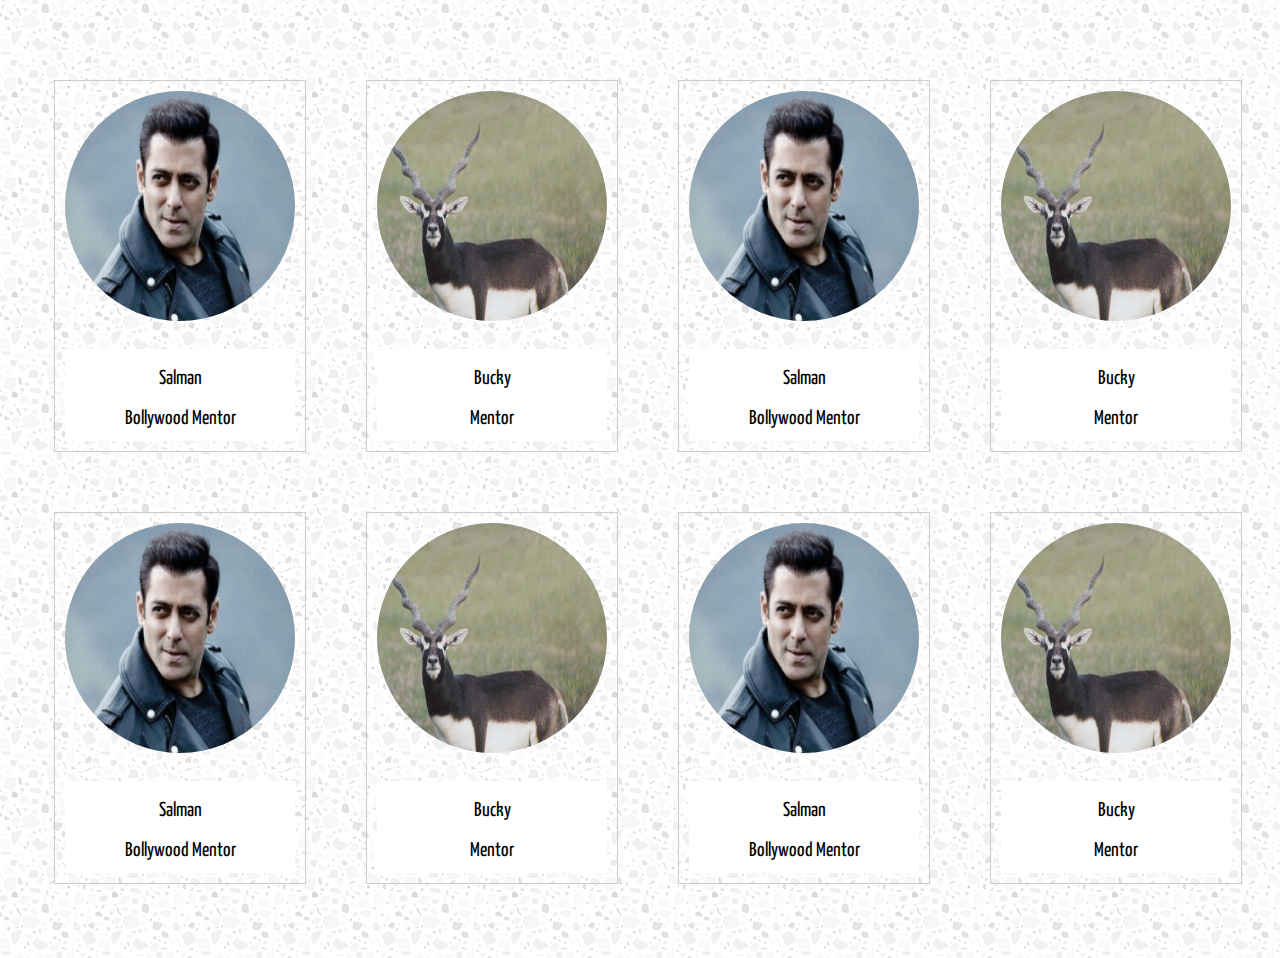
<file: team.html>
<html>
<head>

  <meta charset="utf-8">
  <title>Mentors</title>

  <meta name="viewport" content="initial-scale=1.0, maximum-scale=1.0, minimum-scale=1.0,target-densitydpi=device-dpi, user-scalable=no" />
  <meta name="apple-mobile-web-app-capable" content="yes">
  <meta name="apple-mobile-web-app-status-bar-style" content="black-translucent">

  <link rel="shortcut icon" type="image/png" href="">

  <link rel="stylesheet" type="text/css" href="css/team_2.css">

  <link href="https://fonts.googleapis.com/css?family=Yanone+Kaffeesatz" rel="stylesheet">

  <script src="https://ajax.googleapis.com/ajax/libs/jquery/3.1.0/jquery.min.js"></script>
  <script src="./js/team_2.js"></script>

</head>

    <body>

        <div id="container">
          
            <div class="row" >

                <div class = "m_fig">

                    <div class="cover">
                        <img class="holder" src="img/temp2.jpg">
                    </div>

                    <div class="text"><br/>Salman<br/><br/>Bollywood Mentor</div>
                </div>

                <div class = "m_fig">

                        <div class="cover">
                            <img class="holder" src="img/temp1.jpg">
                        </div>
    
                        <div class="text"><br/>Bucky<br/><br/>Mentor</div>
                </div>

                <div class = "m_fig">

                        <div class="cover">
                            <img class="holder" src="img/temp2.jpg">
                        </div>
    
                        <div class="text"><br/>Salman<br/><br/>Bollywood Mentor</div>
                </div>

                <div class = "m_fig">

                        <div class="cover">
                            <img class="holder" src="img/temp1.jpg">
                        </div>
    
                        <div class="text"><br/>Bucky<br/><br/>Mentor</div>
                </div>
                
                <div class = "m_fig">

                        <div class="cover">
                            <img class="holder" src="img/temp2.jpg">
                        </div>
    
                        <div class="text"><br/>Salman<br/><br/>Bollywood Mentor</div>
                </div>

                <div class = "m_fig">

                        <div class="cover">
                            <img class="holder" src="img/temp1.jpg">
                        </div>
    
                        <div class="text"><br/>Bucky<br/><br/>Mentor</div>
                </div>

                <div class = "m_fig">

                        <div class="cover">
                            <img class="holder" src="img/temp2.jpg">
                        </div>
    
                        <div class="text"><br/>Salman<br/><br/>Bollywood Mentor</div>
                </div>

                <div class = "m_fig">

                        <div class="cover">
                            <img class="holder" src="img/temp1.jpg">
                        </div>
    
                        <div class="text"><br/>Bucky<br/><br/>Mentor</div>
                </div>
                            
                    
            </div>

        </div>

    </body>

</html>
</file>
<file: css/team_2.css>
body{
    background-image: url(../img/background/light-grey-terrazzo.png);
    height:100%;
    width:100%;
    font-size:25px;
    color:black;
}

.row{
    position: relative;
    top:15%;
    display: flex;
    flex-wrap: wrap;
    flex-direction: row;
    justify-content: center;
    margin-top: 50px;
    margin-bottom: 0px;
  }
  
.m_fig{

   /* opacity: 0;
    transform:translateX(100px); */
    transition: all 0.3s ease-in-out;
    position: relative;
    overflow: hidden;
    cursor: pointer;
    height:370px;
    width: 250px;
    margin:30px;
    border:0.5px solid #ccc;
  }

.holder{
    position: absolute;
    top:0%;
    display: block;
    background-size: cover;
    background-position: center;
    background-repeat: no-repeat;
    height: 350px;
    width: 250px;
    margin: 0;
    padding: 0;
    transform: scale(1);
    transition: all 0.3s ease-in-out;
}

.cover{
    z-index:1;
    position: absolute;
    top:10px;
    overflow:hidden;
    height: 230px;
    width: 230px;
    border-radius: 50%;
    transition: all 0.5s ease-in-out;
    filter:grayscale(0.4);
}

.text{
    text-align: center;
    z-index: 100;
    position: absolute;
    width:230px;
    bottom:10px;
    height:25%;
/*   
    left:-100%;
    opacity: 0; 
*/
    background-color: white;
    font-size: 20px;
    font-family: 'Yanone Kaffeesatz', sans-serif;
    transition: all 0.3s ease-in;
}


.cover:hover{
    filter:grayscale(0);
    z-index: 10;
    border-radius: 0%;
    height: 350px;
    width: 230px;
}

.cover:hover + .text{
    z-index: 100;
    width:230px;
    left:4%;
    opacity: 0.9;
}
</file>
